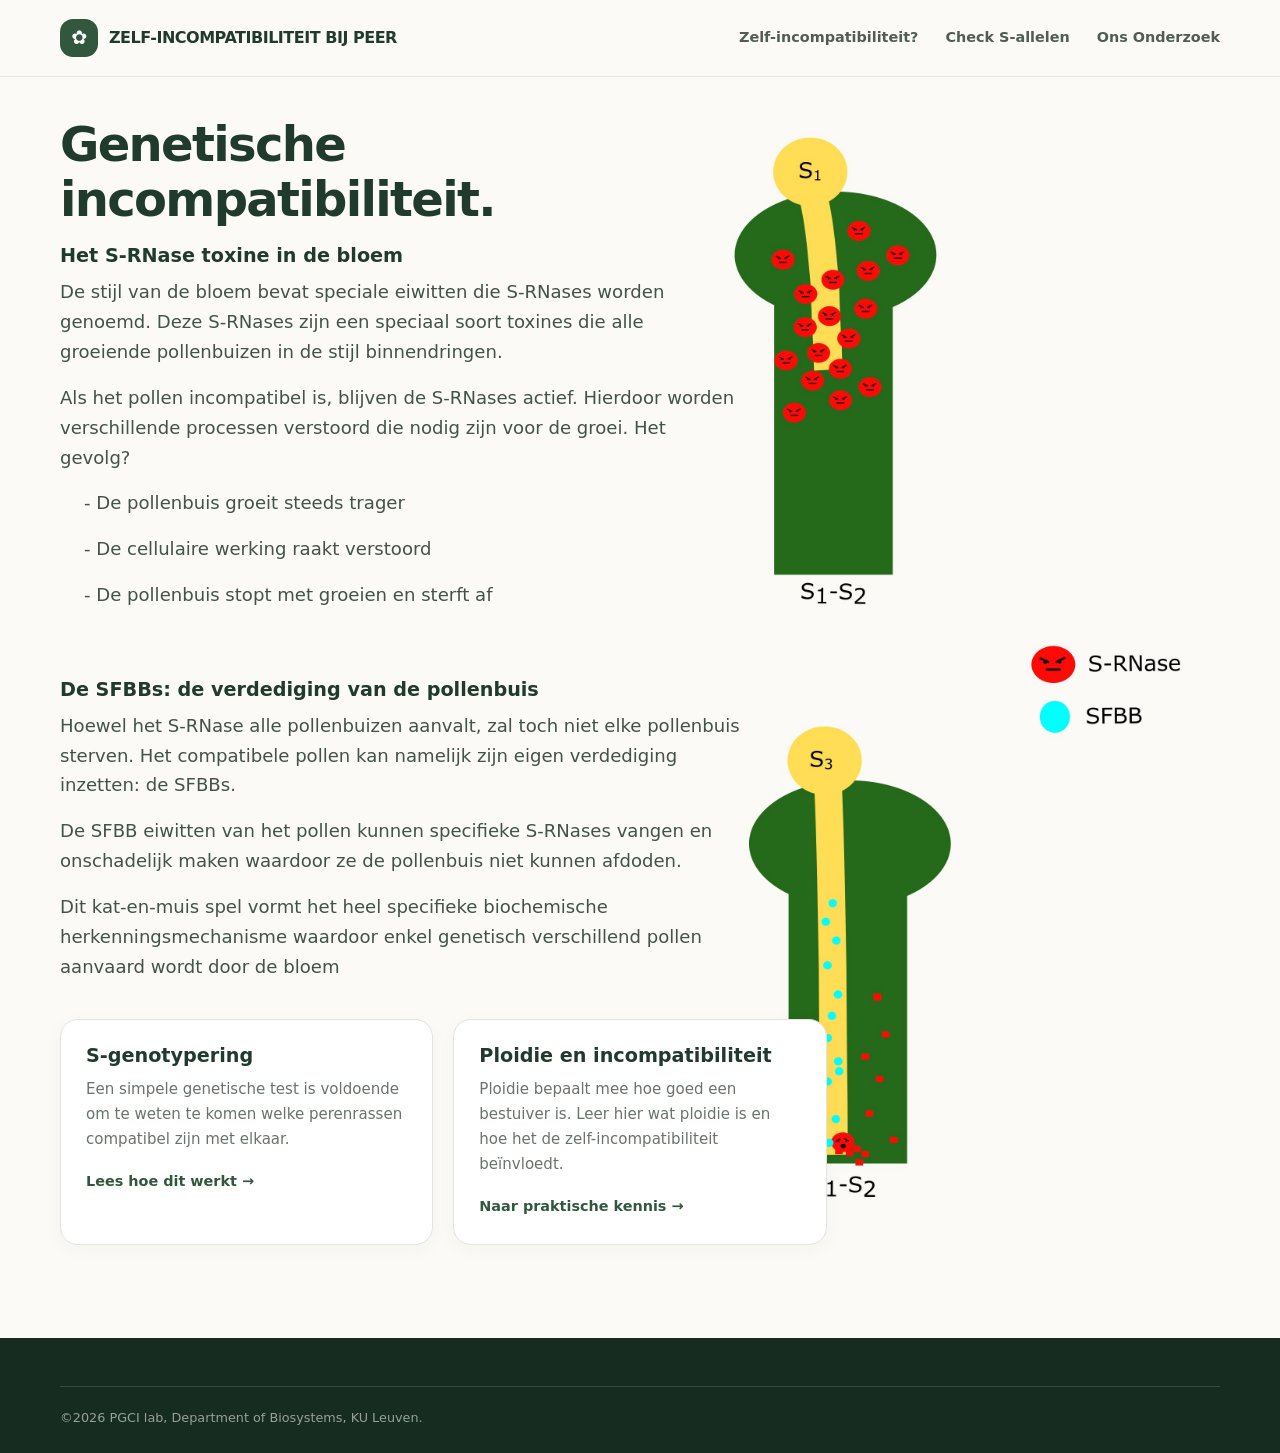
<file: page1.html>
<!DOCTYPE html>
<html lang="nl">
<head>
  <meta charset="UTF-8">
  <meta name="viewport" content="width=device-width, initial-scale=1.0">
  <meta name="description" content="Praktische en wetenschappelijke informatie over zelf-incompatibiliteit, bestuiving en compatibiliteit tussen perenrassen.">
  <title>Peer & zelf-incompatibiliteit</title>
  <link rel="icon" type="image/svg+xml" href="images/logo.svg">
  <link rel="stylesheet" href="css/styles.css">
</head>

<body>
  <header class="site-header">
    <div class="container nav">
      <a class="brand" href="index.html" aria-label="Peer en Bestuiving - home">
        <span class="brand-mark">✿</span>
        <span>ZELF-INCOMPATIBILITEIT BIJ PEER</span>
      </a>
      <button class="menu-toggle" id="menuToggle" aria-label="Menu openen" aria-expanded="false">☰</button>
      <nav class="nav-links" id="navLinks" aria-label="Hoofdnavigatie">
        <a href="index.html#waarom">Zelf-incompatibiliteit?</a>
        <a href="index.html#vind-s-allel">Check S-allelen</a>
        <a href="index.html#onderzoek">Ons Onderzoek</a>
      </nav>
    </div>
  </header>

  <main>
    <section class="section2" id="SIgenetica">
      <div class="container">
        <div class="section-head">
          <h2>Genetische incompatibiliteit.</h2>
          <h3>Het S-RNase toxine in de bloem</h3>
          <p class="lead">De stijl van de bloem bevat speciale eiwitten die S-RNases worden genoemd. Deze S-RNases zijn een speciaal soort toxines die alle groeiende pollenbuizen in de stijl binnendringen.</p>
          <p class="lead">Als het pollen incompatibel is, blijven de S-RNases actief. Hierdoor worden verschillende processen verstoord die nodig zijn voor de groei. Het gevolg?</p>
          <p class="bulletpoint">- De pollenbuis groeit steeds trager</p>
          <p class="bulletpoint">- De cellulaire werking raakt verstoord</p>
          <p class="bulletpoint">- De pollenbuis stopt met groeien en sterft af</p>
          <br></br>
          <h3>De SFBBs: de verdediging van de pollenbuis</h3>
          <p class="lead">Hoewel het S-RNase alle pollenbuizen aanvalt, zal toch niet elke pollenbuis sterven. Het compatibele pollen kan namelijk zijn eigen verdediging inzetten: de SFBBs.</p>
          <p class="lead">De SFBB eiwitten van het pollen kunnen specifieke S-RNases vangen en onschadelijk maken waardoor ze de pollenbuis niet kunnen afdoden.</p>
          <p class="lead">Dit kat-en-muis spel vormt het heel specifieke biochemische herkenningsmechanisme waardoor enkel genetisch verschillend pollen aanvaard wordt door de bloem</p>
        </div>
        <div class="cards">
          <article class="card"><div class="card-body"><h3>S-genotypering</h3><p>Een simpele genetische test is voldoende om te weten te komen welke perenrassen compatibel zijn met elkaar.</p><a class="text-link" href="page2.html">Lees hoe dit werkt →</a></div></article>
          <article class="card"><div class="card-body"><h3>Ploidie en incompatibiliteit</h3><p>Ploidie bepaalt mee hoe goed een bestuiver is. Leer hier wat ploidie is en hoe het de zelf-incompatibiliteit beïnvloedt.</p><a class="text-link" href="page3.html">Naar praktische kennis →</a></div></article>
        </div>
        <br></br>
      </div>
    </section>

  <footer>
    <div class="container">
      <div class="copyright">©2026 PGCI lab, Department of Biosystems, KU Leuven.</div>
    </div>
  </footer>

  <script>
    const menuToggle = document.getElementById('menuToggle');
    const navLinks = document.getElementById('navLinks');

    menuToggle.addEventListener('click', () => {
        navLinks.classList.toggle('active');

        const isOpen = navLinks.classList.contains('active');
        menuToggle.setAttribute('aria-expanded', isOpen);
    });
   </script>
    
</body>
</html>
</file>
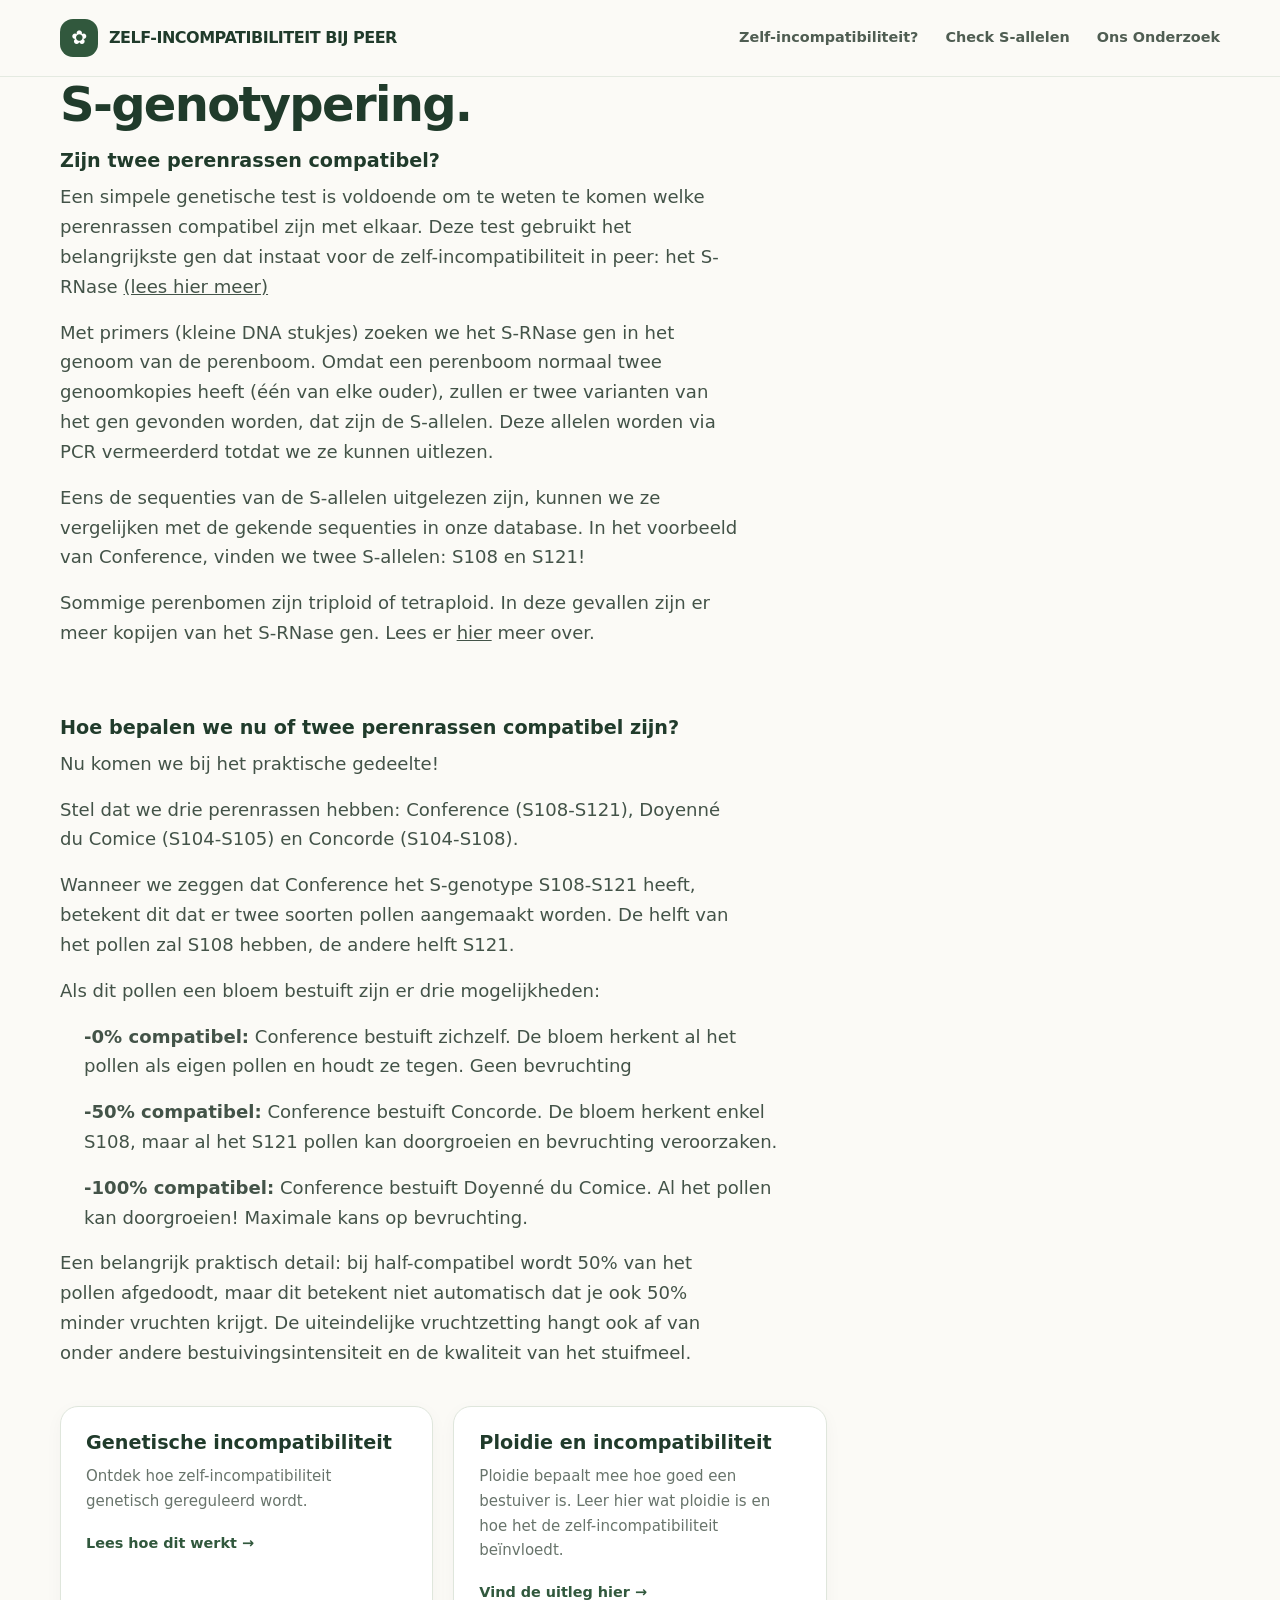
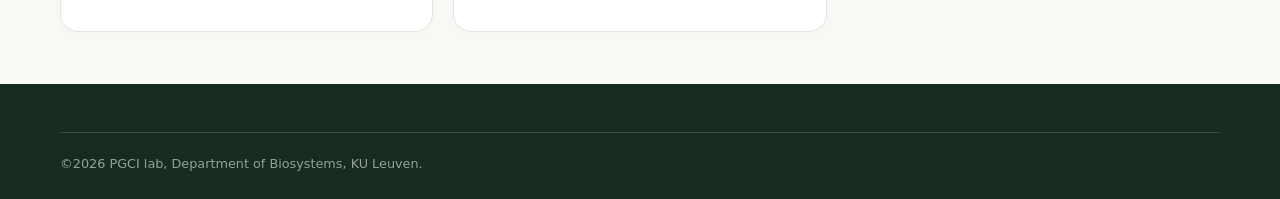
<file: page2.html>
<!DOCTYPE html>
<html lang="nl">
<head>
  <meta charset="UTF-8">
  <meta name="viewport" content="width=device-width, initial-scale=1.0">
  <meta name="description" content="Praktische en wetenschappelijke informatie over zelf-incompatibiliteit, bestuiving en compatibiliteit tussen perenrassen.">
  <title>Peer & zelf-incompatibiliteit</title>
  <link rel="icon" type="image/svg+xml" href="images/logo.svg">
  <link rel="stylesheet" href="css/styles.css">
</head>

<body>
  <header class="site-header">
    <div class="container nav">
      <a class="brand" href="index.html" aria-label="Peer en Bestuiving - home">
        <span class="brand-mark">✿</span>
        <span>ZELF-INCOMPATIBILITEIT BIJ PEER</span>
      </a>
      <button class="menu-toggle" id="menuToggle" aria-label="Menu openen" aria-expanded="false">☰</button>
      <nav class="nav-links" id="navLinks" aria-label="Hoofdnavigatie">
        <a href="index.html#waarom">Zelf-incompatibiliteit?</a>
        <a href="index.html#vind-s-allel">Check S-allelen</a>
        <a href="index.html#onderzoek">Ons Onderzoek</a>
      </nav>
    </div>
  </header>

  <main>
    <section class="section3" id="SIgenetica">
      <div class="container">
        <div class="section-head">
          <h2>S-genotypering.</h2>
          <h3>Zijn twee perenrassen compatibel?</h3>
          <p class="lead">Een simpele genetische test is voldoende om te weten te komen welke perenrassen compatibel zijn met elkaar. Deze test gebruikt het belangrijkste gen dat instaat voor de zelf-incompatibiliteit in peer: het S-RNase <a href="page1.html"><u>(lees hier meer)</u></a></p>
          <p class="lead">Met primers (kleine DNA stukjes) zoeken we het S-RNase gen in het genoom van de perenboom. Omdat een perenboom normaal twee genoomkopies heeft (één van elke ouder), zullen er twee varianten van het gen gevonden worden, dat zijn de S-allelen. Deze allelen worden via PCR vermeerderd totdat we ze kunnen uitlezen.</p>
          <p class="lead">Eens de sequenties van de S-allelen uitgelezen zijn, kunnen we ze vergelijken met de gekende sequenties in onze database. In het voorbeeld van Conference, vinden we twee S-allelen: S108 en S121!</p>
          <p class="lead">Sommige perenbomen zijn triploid of tetraploid. In deze gevallen zijn er meer kopijen van het S-RNase gen. Lees er <a href="page3.html"><u>hier</u></a> meer over.</p>
          <br></br>
          <h3>Hoe bepalen we nu of twee perenrassen compatibel zijn?</h3>
          <p class="lead"> Nu komen we bij het praktische gedeelte!</p>
          <p class="lead"> Stel dat we drie perenrassen hebben: Conference (S108-S121), Doyenné du Comice (S104-S105) en Concorde (S104-S108).</p>
          <p class="lead"> Wanneer we zeggen dat Conference het S-genotype S108-S121 heeft, betekent dit dat er twee soorten pollen aangemaakt worden. De helft van het pollen zal S108 hebben, de andere helft S121.</p>
          <p class="lead"> Als dit pollen een bloem bestuift zijn er drie mogelijkheden:</p>
          <p class="bulletpoint"> <b>-0% compatibel:</b> Conference bestuift zichzelf. De bloem herkent al het pollen als eigen pollen en houdt ze tegen. Geen bevruchting</S1-></p>
          <p class="bulletpoint"> <b>-50% compatibel:</b> Conference bestuift Concorde. De bloem herkent enkel S108, maar al het S121 pollen kan doorgroeien en bevruchting veroorzaken.</p>
          <p class="bulletpoint"> <b>-100% compatibel:</b> Conference bestuift Doyenné du Comice. Al het pollen kan doorgroeien! Maximale kans op bevruchting.</p>
          <p class="lead"> Een belangrijk praktisch detail: bij half-compatibel wordt 50% van het pollen afgedoodt, maar dit betekent niet automatisch dat je ook 50% minder vruchten krijgt. De uiteindelijke vruchtzetting hangt ook af van onder andere bestuivingsintensiteit en de kwaliteit van het stuifmeel.</p>
        </div>
        <div class="cards">
          <article class="card"><div class="card-body"><h3>Genetische incompatibiliteit</h3><p>Ontdek hoe zelf-incompatibiliteit genetisch gereguleerd wordt.</p><a class="text-link" href="page1.html">Lees hoe dit werkt →</a></div></article>
          <article class="card"><div class="card-body"><h3>Ploidie en incompatibiliteit</h3><p>Ploidie bepaalt mee hoe goed een bestuiver is. Leer hier wat ploidie is en hoe het de zelf-incompatibiliteit beïnvloedt.</p><a class="text-link" href="page3.html">Vind de uitleg hier →</a></div></article>
        </div>
        <br></br>
      </div>
    </section>

  <footer>
    <div class="container">
      <div class="copyright">©2026 PGCI lab, Department of Biosystems, KU Leuven.</div>
    </div>
  </footer>

  <script>
    const menuToggle = document.getElementById('menuToggle');
    const navLinks = document.getElementById('navLinks');

    menuToggle.addEventListener('click', () => {
        navLinks.classList.toggle('active');

        const isOpen = navLinks.classList.contains('active');
        menuToggle.setAttribute('aria-expanded', isOpen);
    });
   </script>
    
</body>
</html>
</file>
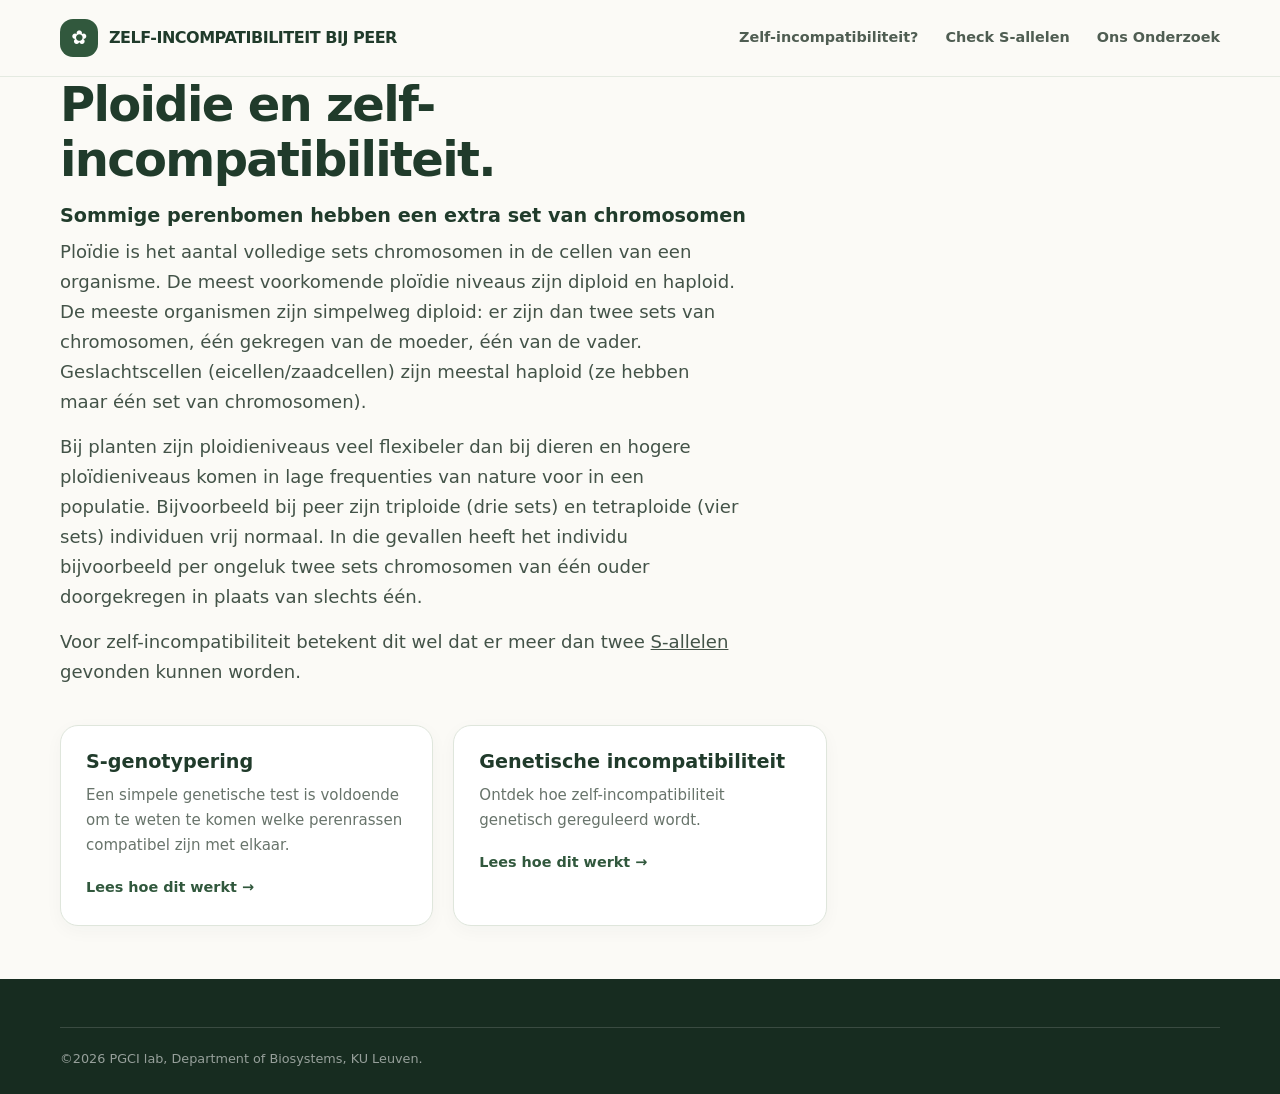
<file: page3.html>
<!DOCTYPE html>
<html lang="nl">
<head>
  <meta charset="UTF-8">
  <meta name="viewport" content="width=device-width, initial-scale=1.0">
  <meta name="description" content="Praktische en wetenschappelijke informatie over zelf-incompatibiliteit, bestuiving en compatibiliteit tussen perenrassen.">
  <title>Peer & zelf-incompatibiliteit</title>
  <link rel="icon" type="image/svg+xml" href="images/logo.svg">
  <link rel="stylesheet" href="css/styles.css">
</head>

<body>
  <header class="site-header">
    <div class="container nav">
      <a class="brand" href="index.html" aria-label="Peer en Bestuiving - home">
        <span class="brand-mark">✿</span>
        <span>ZELF-INCOMPATIBILITEIT BIJ PEER</span>
      </a>
      <button class="menu-toggle" id="menuToggle" aria-label="Menu openen" aria-expanded="false">☰</button>
      <nav class="nav-links" id="navLinks" aria-label="Hoofdnavigatie">
        <a href="index.html#waarom">Zelf-incompatibiliteit?</a>
        <a href="index.html#vind-s-allel">Check S-allelen</a>
        <a href="index.html#onderzoek">Ons Onderzoek</a>
      </nav>
    </div>
  </header>

  <main>
    <section class="section4" id="SIgenetica">
      <div class="container">
        <div class="section-head">
          <h2>Ploidie en zelf-incompatibiliteit.</h2>
          <h3>Sommige perenbomen hebben een extra set van chromosomen</h3>
          <p class="lead">Ploïdie is het aantal volledige sets chromosomen in de cellen van een organisme. De meest voorkomende ploïdie niveaus zijn diploid en haploid. De meeste organismen zijn simpelweg diploid: er zijn dan twee sets van chromosomen, één gekregen van de moeder, één van de vader. Geslachtscellen (eicellen/zaadcellen) zijn meestal haploid (ze hebben maar één set van chromosomen).</p>
          <p class="lead">Bij planten zijn ploidieniveaus veel flexibeler dan bij dieren en hogere ploïdieniveaus komen in lage frequenties van nature voor in een populatie. Bijvoorbeeld bij peer zijn triploide (drie sets) en tetraploide (vier sets) individuen vrij normaal. In die gevallen heeft het individu bijvoorbeeld per ongeluk twee sets chromosomen van één ouder doorgekregen in plaats van slechts één.</p>
          <p class="lead">Voor zelf-incompatibiliteit betekent dit wel dat er meer dan twee <a href="page2.html"><u>S-allelen</u></a> gevonden kunnen worden.</p>
        </div>
        <div class="cards">
          <article class="card"><div class="card-body"><h3>S-genotypering</h3><p>Een simpele genetische test is voldoende om te weten te komen welke perenrassen compatibel zijn met elkaar.</p><a class="text-link" href="page2.html">Lees hoe dit werkt →</a></div></article>
          <article class="card"><div class="card-body"><h3>Genetische incompatibiliteit</h3><p>Ontdek hoe zelf-incompatibiliteit genetisch gereguleerd wordt.</p><a class="text-link" href="page1.html">Lees hoe dit werkt →</a></div></article>
        </div>
        <br></br>
      </div>
    </section>

  <footer>
    <div class="container">
      <div class="copyright">©2026 PGCI lab, Department of Biosystems, KU Leuven.</div>
    </div>
  </footer>

  <script>
    const menuToggle = document.getElementById('menuToggle');
    const navLinks = document.getElementById('navLinks');

    menuToggle.addEventListener('click', () => {
        navLinks.classList.toggle('active');

        const isOpen = navLinks.classList.contains('active');
        menuToggle.setAttribute('aria-expanded', isOpen);
    });
   </script>

</body>
</html>
</file>
<file: css/styles.css>
:root {
      --green-950: #203b2b;
      --green-800: #31583d;
      --green-700: #426c4d;
      --green-100: #eaf1e5;
      --green-50: #f5f8f2;
      --cream: #fbfaf6;
      --ink: #26332a;
      --muted: #68746b;
      --line: #dfe6dc;
      --white: #fff;
      --radius: 18px;
      --shadow: 0 12px 34px rgba(32,59,43,.09);
    }

    * { box-sizing: border-box; }
    html { scroll-behavior: smooth; }
    body {
      margin: 0;
      font-family: Inter, ui-sans-serif, system-ui, -apple-system, BlinkMacSystemFont, "Segoe UI", sans-serif;
      color: var(--ink);
      background: var(--cream);
      line-height: 1.65;
    }
    a { color: inherit; text-decoration: none; }
    img { display: block; max-width: 100%; }
    .container { width: min(1160px, calc(100% - 40px)); margin: 0 auto; }
    .eyebrow {
      color: var(--green-700); text-transform: uppercase; letter-spacing: .12em;
      font-size: .76rem; font-weight: 800; margin: 0 0 12px;
    }
    h1, h2, h3 { line-height: 1.15; color: var(--green-950); }
    h1 { font-size: clamp(2.5rem, 6vw, 4.8rem); letter-spacing: -.045em; margin: 0 0 22px; }
    h2 { font-size: clamp(2rem, 4vw, 3rem); letter-spacing: -.035em; margin: 0 0 18px; }
    h3 { font-size: 1.2rem; margin: 0 0 10px; }
    p { margin: 0 0 16px; }
    .lead { color: #435348; font-size: 1.13rem; max-width: 680px; }
    .bulletpoint { color: #435348; font-size: 1.13rem; box-sizing: border-box; padding-left: 24px; }
    .muted { color: var(--muted); }
    .section { padding: 88px 0; background: url("../images/flower4.jpg") right center / auto 100% no-repeat; min-height: 400px; padding: 40px; }
    .section2 { padding: 88px 0; background: url("../images/mechanism.jpg") right center / auto 100% no-repeat; min-height: 400px; padding: 40px; }
    .section-head { max-width: 720px; margin-bottom: 38px; }
    .btn {
      display: inline-flex; align-items: center; justify-content: center; gap: 10px;
      border: 0; border-radius: 999px; padding: 14px 22px; font-weight: 750;
      font-size: .95rem; cursor: pointer; transition: .2s ease;
    }
    .btn-primary { color: white; background: var(--green-800); }
    .btn-primary:hover { background: var(--green-950); transform: translateY(-1px); }
    .btn-light { color: var(--green-950); background: white; }
    .btn-light:hover { background: var(--green-100); }
    .btn-outline { border: 1px solid var(--line); background: transparent; color: var(--green-950); }
    .btn-outline:hover { background: var(--green-50); }

    /* Navigatie */
    .site-header {
      position: sticky; top: 0; z-index: 20; background: rgba(251,250,246,.94);
      backdrop-filter: blur(12px); border-bottom: 1px solid rgba(223,230,220,.8);
    }
    .nav { min-height: 76px; display: flex; align-items: center; justify-content: space-between; gap: 24px; }
    .brand { display: flex; align-items: center; gap: 11px; font-weight: 850; color: var(--green-950); letter-spacing: -.03em; }
    .brand-mark {
      width: 38px; height: 38px; border-radius: 13px; display: grid; place-items: center;
      color: white; background: var(--green-800); font-size: 1.2rem;
    }
    .nav-links { display: flex; align-items: center; gap: 27px; font-size: .9rem; font-weight: 650; color: #4f5d52; }
    .nav-links a:hover { color: var(--green-800); }
    .menu-toggle { display: none; background: none; border: 0; font-size: 1.7rem; color: var(--green-950); cursor: pointer; }

    /* Hero */
    .hero {
      min-height: 650px; display: flex; align-items: center; position: relative; overflow: hidden;
      background:
        linear-gradient(90deg, rgba(20,43,29,.82) 0%, rgba(20,43,29,.61) 48%, rgba(20,43,29,.10) 100%),
        url("../images/pear-orchard.jpg") center/cover;
    }
    .hero-content { position: relative; z-index: 1; padding: 100px 0; color: white; max-width: 760px; }
    .hero .eyebrow { color: #d6e8d2; }
    .hero h1 { color: white; }
    .hero .lead { color: rgba(255,255,255,.9); margin-bottom: 30px; }
    .hero-actions { display: flex; flex-wrap: wrap; gap: 12px; }
    .hero-note { margin-top: 30px; font-size: .85rem; color: rgba(255,255,255,.8); }

    /* Intro stats */
    .intro-strip { background: white; border-bottom: 1px solid var(--line); }
    .intro-grid { display: grid; grid-template-columns: repeat(3,1fr); gap: 24px; padding: 26px 0; }
    .intro-item { display: flex; gap: 14px; align-items: center; }
    .icon-box { flex: 0 0 46px; height: 46px; display: grid; place-items: center; border-radius: 14px; background: var(--green-100); font-size: 1.35rem; }
    .intro-item strong { display: block; color: var(--green-950); font-size: .96rem; }
    .intro-item span { color: var(--muted); font-size: .82rem; }

    /* Cards */
    .cards { display: grid; grid-template-columns: repeat(3,1fr); gap: 20px; }
    .card { background: white; border: 1px solid var(--line); border-radius: var(--radius); overflow: hidden; box-shadow: 0 5px 18px rgba(32,59,43,.035); }
    .card-body { padding: 25px; }
    .card-icon { font-size: 1.7rem; margin-bottom: 15px; }
    .card p { color: var(--muted); font-size: .94rem; }
    .text-extlink { color: var(--white); font-size: .9rem; }
    .text-link { color: var(--green-800); font-weight: 800; font-size: .9rem; }
    .text-link:hover { text-decoration: underline; }

    /* Checker */
    .checker-section { background: var(--green-50); }
    .checker-layout { display: grid; grid-template-columns: .9fr 1.1fr; gap: 48px; align-items: center; }
    .checker-card { background: white; padding: 32px; border: 1px solid var(--line); border-radius: 24px; box-shadow: var(--shadow); }
    .field { margin-bottom: 18px; }
    label { display: block; font-weight: 750; font-size: .9rem; margin-bottom: 8px; color: var(--green-950); }
    select {
      width: 100%; padding: 14px 15px; border: 1px solid #cfd9ce; border-radius: 12px;
      background: white; color: var(--ink); font: inherit;
    }
    select:focus, button:focus-visible, a:focus-visible { outline: 3px solid #a9c9a7; outline-offset: 3px; }
    .notice { background: #fff8e8; border: 1px solid #f0dfb6; color: #72551b; padding: 13px 15px; border-radius: 12px; font-size: .83rem; margin: 18px 0; }
    .result { display: block; padding: 17px; border-radius: 13px; margin-top: 16px; background: var(--green-50); border: 1px solid var(--line); }
    .result.show { display: block; }
    .result strong { display: block; color: var(--green-950); margin-bottom: 4px; }
    .checker-visual h3 { color: white; font-size: 1.8rem; }
    .checker-visual p { color: rgba(255,255,255,.85); max-width: 430px; }

    /* Mechanism */
    .steps { display: grid; grid-template-columns: repeat(3,1fr); gap: 20px; counter-reset: step; }
    .step { padding: 27px; background: white; border: 1px solid var(--line); border-radius: var(--radius); }
    .step-number {
      width: 42px; height: 42px; display: grid; place-items: center; border-radius: 50%;
      background: var(--green-800); color: white; font-weight: 850; margin-bottom: 20px;
    }
    .step p { color: var(--muted); font-size: .94rem; }
    .science-note { margin-top: 25px; padding: 20px 22px; border-left: 4px solid var(--green-700); background: var(--green-50); border-radius: 0 12px 12px 0; }

    /* Practical */
    .practical-grid { display: grid; grid-template-columns: repeat(3,1fr); gap: 20px; }
    .photo-card { min-height: 355px; position: relative; border-radius: var(--radius); overflow: hidden; color: white; background-size: cover; background-position: center; }
    .photo-card::before { content: ""; position: absolute; inset: 0; background: linear-gradient(0deg, rgba(18,39,26,.9), rgba(18,39,26,.04) 75%); }
    .photo-card-content { position: absolute; bottom: 0; padding: 25px; }
    .photo-card h3 { color: white; font-size: 1.35rem; }
    .photo-card p { color: rgba(255,255,255,.85); font-size: .9rem; }

    /* Research */
    .research { background: var(--green-950); color: white; }
    .research-grid { display: grid; grid-template-columns: 1fr 1fr; gap: 55px; align-items: center; }
    .research h2 { color: white; }
    .research p { color: rgba(255,255,255,.78); }
  
    /* Footer */
    footer { background: #172c20; color: rgba(255,255,255,.78); padding: 48px 0 25px; }
    .footer-grid { display: grid; grid-template-columns: 1.5fr 1fr 1fr; gap: 35px; margin-bottom: 35px; }
    footer h3 { color: white; font-size: 1rem; }
    footer a { display: inline; margin: 7px 0; }
    footer a:hover { color: white; }
    .copyright { border-top: 1px solid rgba(255,255,255,.15); padding-top: 20px; font-size: .8rem; color: rgba(255,255,255,.55); }

    @media (max-width: 1000px ) {
          .section {background-image: none; }
          .section2 {background-image: none; }
    }

    @media (max-width: 850px) {
      .menu-toggle {display: block; background: none; border: none; font-size: 28px; cursor: pointer; }
      .nav-links { display: none; flex-direction: column; width: 100%; gap: 15px; }
      .nav-links.active { display: flex; }
      .hero { min-height: 590px; background-position: 58% center; }
      .checker-layout, .research-grid { grid-template-columns: 1fr; }
      .intro-grid { grid-template-columns: 1fr; gap: 16px; }
    }
    @media (max-width: 650px) {
      .container { width: min(100% - 30px, 1160px); }
      .section { padding: 64px 0; }
      .cards, .steps, .practical-grid, .footer-grid { grid-template-columns: 1fr; }
      .hero { min-height: 620px; }
      .hero-content { padding: 75px 0; }
      .checker-card { padding: 22px; }
      .checker-visual { min-height: 300px; }
      
    }
</file>
